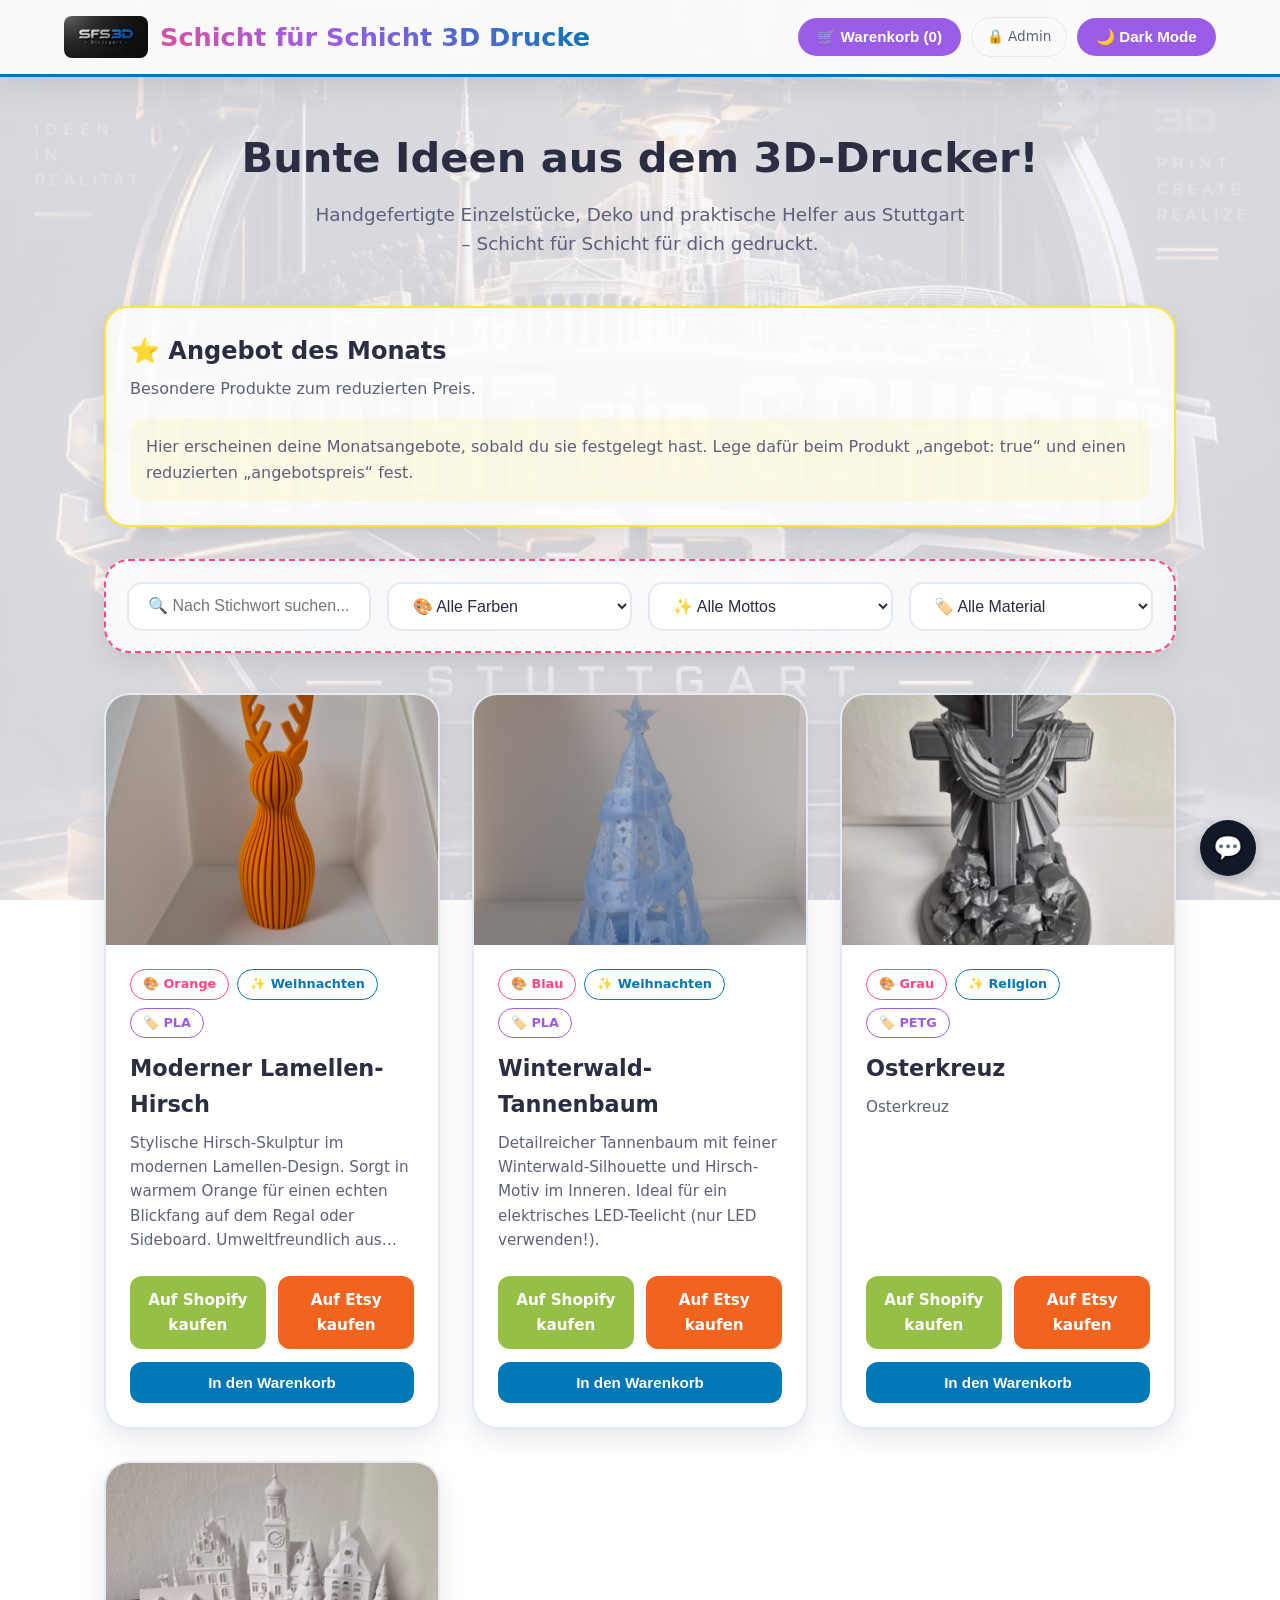
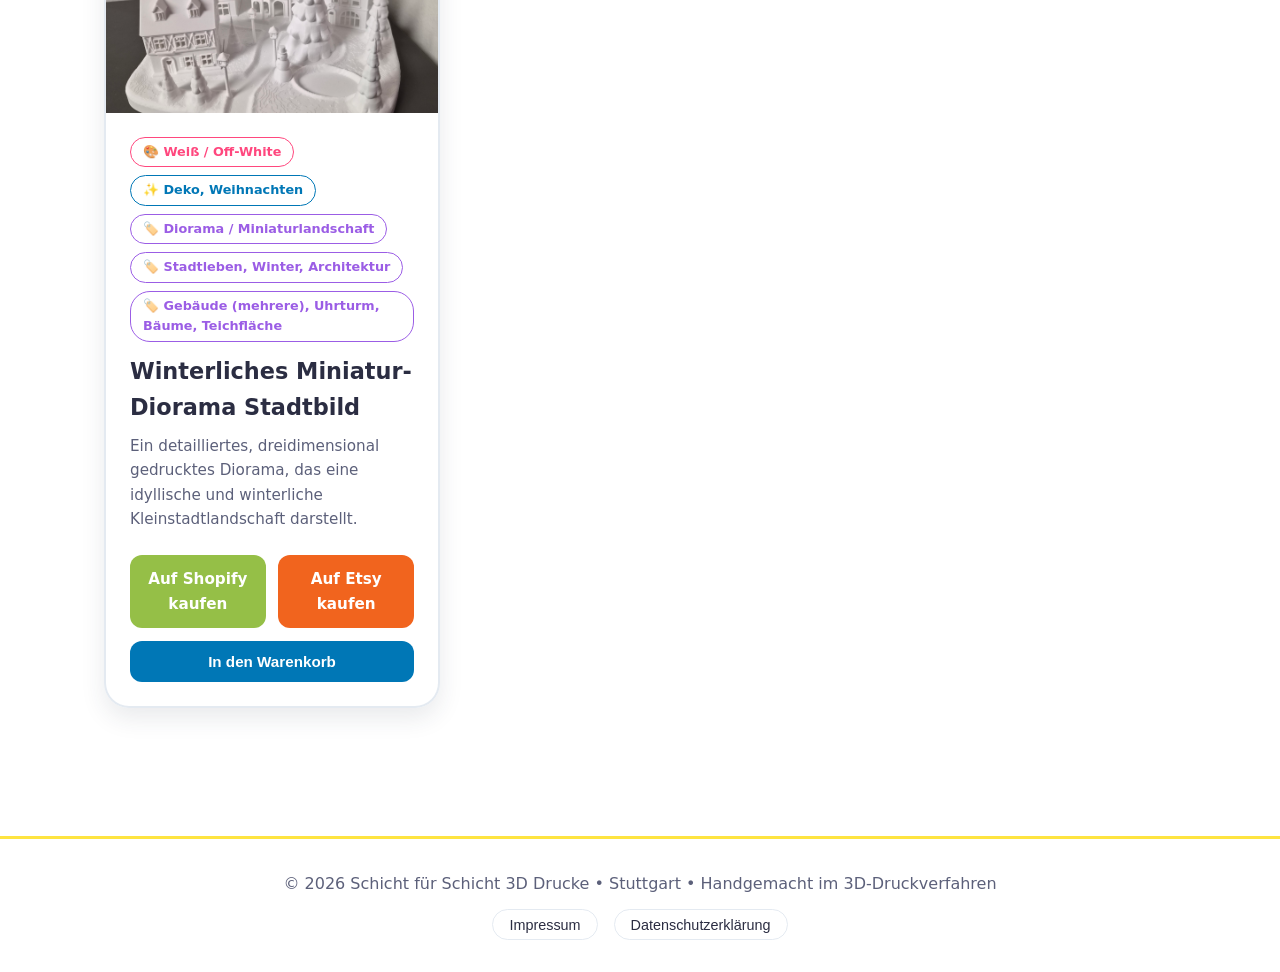
<file: index.html>
<!DOCTYPE html>
<html lang="de" data-theme="light">
<head>
    <meta charset="UTF-8">
    <meta name="viewport" content="width=device-width, initial-scale=1.0">
    <title>Schicht für Schicht 3D Drucke</title>
    <style>
        :root {
            --bg-overlay: rgba(248, 249, 255, 0.86);
            --card-bg: rgba(255, 255, 255, 0.85);
            --text-color: #2b2d42;
            --text-muted: #5c607a;
            --primary: #ff477e;
            --secondary: #0077b6;
            --accent: #fee440;
            --purple: #9b5de5;
            --border-color: rgba(226, 232, 240, 0.9);
            --shadow: 0 10px 25px rgba(43, 45, 66, 0.1);
        }

        [data-theme="dark"] {
            --bg-overlay: rgba(19, 17, 28, 0.85);
            --card-bg: rgba(30, 27, 46, 0.85);
            --text-color: #f8f9ff;
            --text-muted: #a9adc1;
            --primary: #ff5c8a;
            --secondary: #00f5d4;
            --accent: #fee440;
            --purple: #b5179e;
            --border-color: rgba(47, 43, 69, 0.9);
            --shadow: 0 10px 25px rgba(0, 0, 0, 0.45);
        }

        * { box-sizing: border-box; margin: 0; padding: 0; transition: background-color 0.3s ease, color 0.3s ease, transform 0.2s ease; }

        body {
            font-family: system-ui, -apple-system, 'Segoe UI', Roboto, Helvetica, Arial, sans-serif;
            color: var(--text-color);
            line-height: 1.6;
            min-height: 100vh;
            display: flex;
            flex-direction: column;
            background-image: linear-gradient(var(--bg-overlay), var(--bg-overlay)), url('icons/background.jpg');
            background-size: cover;
            background-position: center;
            background-attachment: fixed;
        }

        h1, h2, h3, .logo { font-family: 'Trebuchet MS', 'Comic Sans MS', system-ui, sans-serif; font-weight: 700; }

        header {
            background-color: var(--card-bg);
            backdrop-filter: blur(12px);
            -webkit-backdrop-filter: blur(12px);
            padding: 1rem 5%;
            display: flex;
            justify-content: space-between;
            align-items: center;
            border-bottom: 3px solid var(--secondary);
            position: sticky;
            top: 0;
            z-index: 100;
            box-shadow: var(--shadow);
        }

        .logo {
            display: flex;
            align-items: center;
            gap: 12px;
            font-size: 1.6rem;
            cursor: pointer;
            background: linear-gradient(45deg, var(--primary), var(--purple), var(--secondary));
            -webkit-background-clip: text;
            -webkit-text-fill-color: transparent;
        }

        .logo img { height: 42px; width: auto; border-radius: 8px; }
        .header-actions { display: flex; gap: 10px; align-items: center; }

        .theme-btn, .cart-button {
            background: var(--purple);
            color: white;
            border: none;
            padding: 0.6rem 1.2rem;
            border-radius: 50px;
            font-size: 0.95rem;
            font-weight: 700;
            cursor: pointer;
        }

        .theme-btn:hover, .cart-button:hover, .btn:hover, .footer-btn:hover { transform: translateY(-1px); }

        .admin-link {
            text-decoration: none;
            color: var(--text-muted);
            font-size: 0.85rem;
            padding: 0.5rem 0.9rem;
            border-radius: 50px;
            border: 1px solid var(--border-color);
        }

        .container { max-width: 1200px; width: 100%; margin: 0 auto 4rem; padding: 0 5%; flex-grow: 1; }

        .hero { text-align: center; padding: 3rem 5% 1.5rem; }
        .hero h1 { font-size: 2.6rem; margin-bottom: 0.5rem; }
        .hero p { font-size: 1.15rem; color: var(--text-muted); max-width: 650px; margin: 0 auto; }

        .filter-section {
            max-width: 1100px;
            margin: 1.5rem auto 2.5rem;
            padding: 1.3rem;
            background-color: var(--card-bg);
            backdrop-filter: blur(12px);
            border-radius: 25px;
            box-shadow: var(--shadow);
            border: 2px dashed var(--primary);
            display: flex;
            flex-wrap: wrap;
            gap: 1rem;
        }

        .filter-input, .filter-select {
            padding: 0.8rem 1.2rem;
            border-radius: 15px;
            border: 2px solid var(--border-color);
            background-color: var(--card-bg);
            color: var(--text-color);
            font-size: 1rem;
            min-width: 200px;
            flex: 1;
        }

        .product-grid { display: grid; grid-template-columns: repeat(auto-fill, minmax(300px, 1fr)); gap: 2rem; }

        .product-card {
            background-color: var(--card-bg);
            backdrop-filter: blur(12px);
            border-radius: 25px;
            overflow: hidden;
            box-shadow: var(--shadow);
            border: 2px solid var(--border-color);
            display: flex;
            flex-direction: column;
            cursor: pointer;
        }

        .product-card:hover { transform: translateY(-6px); border-color: var(--accent); }
        .product-image { width: 100%; height: 250px; object-fit: cover; }
        .product-content { padding: 1.5rem; display: flex; flex-direction: column; flex-grow: 1; }

        .tags { display: flex; gap: 0.5rem; margin-bottom: 0.8rem; flex-wrap: wrap; }
        .tag { font-size: 0.8rem; font-weight: 700; padding: 0.25rem 0.75rem; border-radius: 20px; color: var(--primary); border: 1px solid var(--primary); }
        .tag.motto { color: var(--secondary); border-color: var(--secondary); }
        .tag.extra { color: var(--purple); border-color: var(--purple); }

        .product-title { font-size: 1.4rem; margin-bottom: 0.5rem; }
        .product-desc {
            color: var(--text-muted);
            font-size: 0.95rem;
            margin-bottom: 1.5rem;
            display: -webkit-box;
            -webkit-line-clamp: 5;
            -webkit-box-orient: vertical;
            overflow: hidden;
            flex-grow: 1;
        }

        .shop-buttons { display: flex; gap: 0.8rem; margin-top: auto; flex-wrap: wrap; }
        .btn { flex: 1 1 120px; text-align: center; text-decoration: none; padding: 0.75rem; border-radius: 12px; font-weight: 700; font-size: 0.95rem; color: white; border: none; cursor: pointer; }
        .btn-shopify { background-color: #95bf47; }
        .btn-etsy { background-color: #f1641e; }
        .btn-cart { background-color: var(--secondary); }
        .btn-back { background-color: var(--purple); display: inline-block; margin-bottom: 1.5rem; padding: 0.6rem 1.4rem; }

        .detail-view {
            display: none;
            background-color: var(--card-bg);
            backdrop-filter: blur(14px);
            border-radius: 30px;
            padding: 2.5rem;
            margin-top: 2rem;
            box-shadow: var(--shadow);
            border: 2px solid var(--border-color);
        }

        .detail-grid { display: grid; grid-template-columns: 1fr 1fr; gap: 2.5rem; align-items: start; }
        .detail-image { width: 100%; max-height: 520px; object-fit: contain; border-radius: 20px; background: rgba(0,0,0,0.04); cursor: zoom-in; }
        .detail-specs { background: rgba(155, 93, 229, 0.08); padding: 1.2rem; border-radius: 16px; margin: 1.5rem 0; border-left: 4px solid var(--purple); }
        .detail-full-desc { white-space: pre-line; color: var(--text-muted); font-size: 1.05rem; margin-bottom: 1.5rem; }

        @media (max-width: 768px) {
            .detail-grid { grid-template-columns: 1fr; }
        }

        footer {
            text-align: center;
            padding: 2rem;
            background-color: var(--card-bg);
            backdrop-filter: blur(12px);
            border-top: 3px solid var(--accent);
            color: var(--text-muted);
        }

        .footer-links { margin-top: 0.8rem; display: flex; justify-content: center; gap: 1rem; flex-wrap: wrap; }
        .footer-btn {
            background: transparent;
            border: 1px solid var(--border-color);
            color: var(--text-color);
            padding: 0.4rem 1rem;
            border-radius: 20px;
            cursor: pointer;
            font-size: 0.9rem;
        }
        .footer-btn:hover { border-color: var(--primary); color: var(--primary); }

        .modal-backdrop {
            display: none;
            position: fixed;
            inset: 0;
            background: rgba(0, 0, 0, 0.65);
            z-index: 999;
            align-items: center;
            justify-content: center;
            padding: 1rem;
        }
        .modal-box {
            background-color: var(--card-bg);
            backdrop-filter: blur(16px);
            color: var(--text-color);
            max-width: 720px;
            width: 100%;
            max-height: 85vh;
            overflow-y: auto;
            border-radius: 25px;
            padding: 2rem;
            border: 2px solid var(--secondary);
            box-shadow: var(--shadow);
        }
        .modal-header { display: flex; justify-content: space-between; align-items: center; margin-bottom: 1rem; border-bottom: 1px solid var(--border-color); padding-bottom: 0.8rem; }
        .modal-close { background: var(--primary); color: white; border: none; border-radius: 50%; width: 34px; height: 34px; font-weight: bold; cursor: pointer; }
        .placeholder { background-color: #fef08a; color: #854d0e; padding: 1px 6px; border-radius: 4px; font-weight: 700; }

        .cart-box {
            max-width: 540px;
        }
        .cart-list {
            display: flex;
            flex-direction: column;
            gap: 0.9rem;
            margin-top: 1rem;
        }
        .cart-item {
            display: flex;
            justify-content: space-between;
            align-items: center;
            gap: 1rem;
            padding: 0.8rem 0.9rem;
            border: 1px solid var(--border-color);
            border-radius: 14px;
            background: rgba(255,255,255,0.03);
        }
        .cart-item-info {
            display: flex;
            flex-direction: column;
            gap: 0.2rem;
            flex: 1;
        }
        .cart-item-actions {
            display: flex;
            align-items: center;
            gap: 0.7rem;
        }
        .qty-badge {
            background: rgba(0, 119, 182, 0.12);
            color: var(--secondary);
            font-weight: 700;
            padding: 0.3rem 0.6rem;
            border-radius: 999px;
        }
        .remove-btn {
            background: rgba(255, 71, 126, 0.12);
            color: var(--primary);
            border: 1px solid var(--primary);
            border-radius: 10px;
            padding: 0.35rem 0.7rem;
            cursor: pointer;
            font-weight: 700;
        }
        .cart-summary {
            margin-top: 1.5rem;
            padding-top: 1rem;
            border-top: 1px solid var(--border-color);
            display: flex;
            justify-content: space-between;
            align-items: center;
            font-weight: 700;
        }
        .checkout-btn {
            display: block;
            width: 100%;
            margin-top: 1rem;
            text-align: center;
            background: linear-gradient(135deg, var(--primary), var(--purple));
            color: white;
            border: none;
            border-radius: 12px;
            padding: 0.9rem 1rem;
            font-weight: 700;
            cursor: pointer;
        }

        @media (max-width: 768px) {
            .detail-grid { grid-template-columns: 1fr; }
        }
    </style>
    <link rel="stylesheet" href="ai-berater.css">

</head>

<body>

    <header>
        <div class="logo" onclick="showOverview()">
            <img src="icons/sfs3d-logo.png" alt="SFS 3D Logo" onerror="this.style.display='none'">
            <span>Schicht für Schicht 3D Drucke</span>
        </div>
        <div class="header-actions">
            <button id="cartButton" class="cart-button" type="button" onclick="openCartModal()">🛒 Warenkorb (0)</button>
            <a href="admin/" class="admin-link">🔒 Admin</a>
            <button class="theme-btn" id="themeToggle">🌙 Dark Mode</button>
        </div>
    </header>

    <div id="overviewSection">
        <section class="hero">
            <h1>Bunte Ideen aus dem 3D-Drucker!</h1>
            <p>Handgefertigte Einzelstücke, Deko und praktische Helfer aus Stuttgart – Schicht für Schicht für dich gedruckt.</p>
        </section>

        <div class="container">
            <section class="filter-section" id="filterBar">
                <input type="text" id="searchInput" class="filter-input" placeholder="🔍 Nach Stichwort suchen...">
                <select id="colorFilter" class="filter-select">
                    <option value="alle">🎨 Alle Farben</option>
                </select>
                <select id="mottoFilter" class="filter-select">
                    <option value="alle">✨ Alle Mottos</option>
                </select>
            </section>

            <div class="product-grid" id="productGrid"></div>
        </div>
    </div>

    <div class="container">
        <div id="detailSection" class="detail-view">
            <button class="btn btn-back" onclick="showOverview()">← Zurück zur Übersicht</button>
            <div class="detail-grid" id="detailContent"></div>
        </div>
    </div>
<button id="ai-fab" class="ai-fab" aria-label="KI-Produktberater öffnen">💬</button>

<div id="ai-chat-window" class="ai-chat-window">
  <div class="ai-chat-header">
    <span><span id="ai-status-dot" class="ai-status-dot"></span>KI-Produktberater</span>
    <button id="ai-chat-close" style="background:none;border:none;color:#fff;cursor:pointer;font-size:18px;">✕</button>
  </div>
  <div id="ai-chat-messages" class="ai-chat-messages">
    <div class="ai-msg bot">Hallo! Wie kann ich dir bei der Produktauswahl helfen?</div>
  </div>
  <div class="ai-chat-input-area">
    <input type="text" id="ai-chat-input" placeholder="Frage zum Sortiment stellen...">
    <button id="ai-chat-send">Senden</button>
  </div>
</div>

    <footer>
        <p>© 2026 Schicht für Schicht 3D Drucke • Stuttgart • Handgemacht im 3D-Druckverfahren</p>
        <div class="footer-links">
            <button class="footer-btn" onclick="openModal('impressumModal')">Impressum</button>
            <button class="footer-btn" onclick="openModal('datenschutzModal')">Datenschutzerklärung</button>
        </div>
    </footer>

    <!-- IMPRESSUM MODAL -->
    <div id="impressumModal" class="modal-backdrop" onclick="closeModal('impressumModal')">
        <div class="modal-box" onclick="event.stopPropagation()">
            <div class="modal-header">
                <h2>Impressum</h2>
                <button class="modal-close" onclick="closeModal('impressumModal')">✕</button>
            </div>
            <p><strong>Angaben gemäß § 5 DDG:</strong><br>
            <span class="placeholder">[VORNAME NACHNAME]</span><br>
            <span class="placeholder">[UNTERNEHMENSNAME / ZUSATZ, z. B. Schicht für Schicht 3D Drucke]</span><br>
            <span class="placeholder">[STRASSE UND HAUSNUMMER]</span><br>
            <span class="placeholder">[PLZ]</span> Stuttgart</p><br>
            <p><strong>Kontakt:</strong><br>
            Telefon: <span class="placeholder">[TELEFONNUMMER]</span><br>
            E-Mail: <span class="placeholder">[E-MAIL-ADRESSE]</span></p><br>
            <p><strong>Umsatzsteuer:</strong><br>
            <span class="placeholder">[UMSATZSTEUER-ID oder: Gemäß § 19 UStG wird keine Umsatzsteuer berechnet.]</span></p><br>
            <p><strong>Verantwortlich für den Inhalt nach § 18 Abs. 2 MStV:</strong><br>
            <span class="placeholder">[VORNAME NACHNAME]</span>, Anschrift wie oben.</p><br>
            <p><strong>Hinweis zur Online-Streitbeilegung:</strong><br>
            Wir sind nicht bereit oder verpflichtet, an Streitbeilegungsverfahren vor einer Verbraucherschlichtungsstelle teilzunehmen.</p>
        </div>
    </div>

    <!-- DATENSCHUTZ MODAL -->
    <div id="datenschutzModal" class="modal-backdrop" onclick="closeModal('datenschutzModal')">
        <div class="modal-box" onclick="event.stopPropagation()">
            <div class="modal-header">
                <h2>Datenschutzerklärung</h2>
                <button class="modal-close" onclick="closeModal('datenschutzModal')">✕</button>
            </div>
            <p><strong>1. Datenschutz auf einen Blick</strong><br>
            Diese Website dient als Online-Katalog für unsere 3D-Druck-Produkte. Der eigentliche Kaufabschluss findet erst nach Weiterleitung auf den externen Plattformen Shopify oder Etsy statt.</p>[...]
            <p><strong>2. Verantwortliche Stelle</strong><br>
            <span class="placeholder">[VORNAME NACHNAME]</span>, <span class="placeholder">[STRASSE UND HAUSNUMMER]</span>, <span class="placeholder">[PLZ]</span> Stuttgart, E-Mail: <span class="place[...]
            <p><strong>3. Hosting (Netlify & GitHub)</strong><br>
            Diese Website wird über Netlify (Netlify, Inc., 512 2nd Street, Suite 200, San Francisco, CA 94107, USA) bereitgestellt. Beim Aufruf der Seiten erfasst der Hostinganbieter automatisch Ser[...]
            <p><strong>4. Lokale Speicherung (Dark/White Mode)</strong><br>
            Für die Speicherung Ihrer gewählten Farbansicht (Dark Mode / White Mode) nutzt diese Seite den lokalen Speicher Ihres Browsers (LocalStorage). Es werden keine Tracking-Cookies eingesetzt[...]
            <p><strong>5. Externe Links zu Shopify und Etsy</strong><br>
            Beim Klick auf einen Kauf-Button verlassen Sie unsere Website und werden zu unserem Shop auf Shopify (<span class="placeholder">[LINK ZU DEINEM SHOPIFY-SHOP]</span>) oder Etsy (<span class[...]
            <p><strong>6. Ihre Rechte</strong><br>
            Sie haben jederzeit das Recht auf unentgeltliche Auskunft, Berichtigung, Sperrung oder Löschung Ihrer gespeicherten personenbezogenen Daten sowie ein Beschwerderecht bei der zuständigen [...]
        </div>
    </div>

    <!-- WARENKORB MODAL -->
    <div id="cartModal" class="modal-backdrop" onclick="closeModal('cartModal')">
        <div class="modal-box cart-box" onclick="event.stopPropagation()">
            <div class="modal-header">
                <h2>🛒 Warenkorb</h2>
                <button class="modal-close" onclick="closeModal('cartModal')">✕</button>
            </div>
            <div id="cartItems" class="cart-list"></div>
            <div class="cart-summary">
                <span>Gesamt:</span>
                <span id="cartTotal">0,00 €</span>
            </div>
            <button class="checkout-btn" type="button" onclick="alert('Die Kasse ist noch nicht aktiviert. Bitte nutze die externen Shop-Links für den Kauf.')">Zur Kasse</button>
        </div>
    </div>

<script>
        let allProducts = [];
        let extraFilters = [];
        let cart = JSON.parse(localStorage.getItem('sfs-cart') || '[]');

        const themeToggle = document.getElementById('themeToggle');
        const htmlEl = document.documentElement;
        const savedTheme = localStorage.getItem('sfs-theme') || 'light';
        htmlEl.setAttribute('data-theme', savedTheme);
        themeToggle.textContent = savedTheme === 'dark' ? '☀️ White Mode' : '🌙 Dark Mode';

        themeToggle.addEventListener('click', () => {
            const next = htmlEl.getAttribute('data-theme') === 'light' ? 'dark' : 'light';
            htmlEl.setAttribute('data-theme', next);
            localStorage.setItem('sfs-theme', next);
            themeToggle.textContent = next === 'dark' ? '☀️ White Mode' : '🌙 Dark Mode';
        });

        function extractText(item, key) {
            if (typeof item === 'string') return item;
            if (item && typeof item === 'object' && item[key]) return item[key];
            return '';
        }
        
        function fixImagePath(path) {
            if (!path) return '';
            return path.startsWith('/') ? path.slice(1) : path;
        }

        function saveCart() {
            localStorage.setItem('sfs-cart', JSON.stringify(cart));
            updateCartUI();
        }

        function updateCartUI() {
            const cartButton = document.getElementById('cartButton');
            const totalItems = cart.reduce((sum, item) => sum + (Number(item.quantity) || 0), 0);
            if (cartButton) {
                cartButton.textContent = `🛒 Warenkorb (${totalItems})`;
            }
        }

        function addToCart(productId) {
            const product = allProducts.find(item => item.id === productId);
            if (!product) return;

            const existing = cart.find(item => item.id === productId);
            if (existing) {
                existing.quantity = (Number(existing.quantity) || 0) + 1;
            } else {
                cart.push({ id: productId, quantity: 1 });
            }

            saveCart();
            renderCart();
            openCartModal();
        }

        function removeFromCart(productId) {
            cart = cart.filter(item => item.id !== productId);
            saveCart();
            renderCart();
        }

        function renderCart() {
            const cartItems = document.getElementById('cartItems');
            const cartTotalEl = document.getElementById('cartTotal');

            if (!cartItems || !cartTotalEl) return;

            if (!cart.length) {
                cartItems.innerHTML = '<p>Dein Warenkorb ist leer.</p>';
                cartTotalEl.textContent = '0,00 €';
                return;
            }

            const total = cart.reduce((sum, item) => {
                const product = allProducts.find(p => p.id === item.id);
                if (!product) return sum;
                return sum + (Number(item.quantity) || 0) * (Number(product.preis) || 0);
            }, 0);

            cartItems.innerHTML = cart.map(item => {
                const product = allProducts.find(p => p.id === item.id);
                if (!product) return '';

                return `
                    <div class="cart-item">
                        <div class="cart-item-info">
                            <strong>${product.titel || 'Produkt'}</strong>
                            <span>${product.farbe ? 'Farbe: ' + product.farbe : ''}</span>
                            <span>${(Number(product.preis) || 0).toFixed(2).replace('.', ',')} €</span>
                        </div>
                        <div class="cart-item-actions">
                            <span class="qty-badge">x${Number(item.quantity) || 1}</span>
                            <button class="remove-btn" type="button" data-remove-id="${product.id}">Entfernen</button>
                        </div>
                    </div>
                `;
            }).join('');

            cartTotalEl.textContent = `${total.toFixed(2).replace('.', ',')} €`;
        }

        async function loadProducts() {
            const grid = document.getElementById('productGrid');
            try {
                const [prodRes, filterRes] = await Promise.all([
                    fetch('./produkte.json?t=' + Date.now()),
                    fetch('./filter.json?t=' + Date.now())
                ]);

                if (!prodRes.ok) throw new Error('produkte.json HTTP-Status ' + prodRes.status);
                if (!filterRes.ok) throw new Error('filter.json HTTP-Status ' + filterRes.status);

                const prodData = await prodRes.json();
                const filterData = await filterRes.json();

                allProducts = Array.isArray(prodData.produkte) ? prodData.produkte : [];
                extraFilters = Array.isArray(filterData.zusatzfilter) ? filterData.zusatzfilter : [];

                const savedColors = Array.isArray(filterData.farben) ? filterData.farben.map(c => extractText(c, 'farbe')) : [];
                const savedMottos = Array.isArray(filterData.mottos) ? filterData.mottos.map(m => extractText(m, 'motto')) : [];

                populateFilters(savedColors, savedMottos);
                renderProducts(allProducts);
                renderCart();
                updateCartUI();

                const hash = window.location.hash.replace('#produkt-', '');
                if (hash) {
                    const found = allProducts.find(p => p.id === hash);
                    if (found) showDetail(found);
                }
            } catch (e) {
                grid.innerHTML = `<div style="grid-column:1/-1; background:var(--card-bg); padding:2rem; border-radius:20px; border:2px solid var(--primary);">
                    <h3>⚠️ Daten konnten nicht geladen werden</h3>
                    <p style="margin-top:0.5rem;"><strong>Technischer Grund:</strong> ${e.message}</p>
                    <p style="margin-top:0.5rem; font-size:0.9rem;">Tipp: Prüfe unter <code>/produkte.json</code> und <code>/filter.json</code>, ob beide Dateien gültiges JSON enthalten.</p>
                </div>`;
            }
        }

        function populateFilters(savedColors, savedMottos) {
            const filterSection = document.getElementById('filterBar');
            const colorSel = document.getElementById('colorFilter');
            const mottoSel = document.getElementById('mottoFilter');

            const colors = [...new Set([...savedColors, ...allProducts.map(p => p.farbe)])].filter(Boolean);
            const mottos = [...new Set([...savedMottos, ...allProducts.map(p => p.motto)])].filter(Boolean);

            colorSel.innerHTML = '<option value="alle">🎨 Alle Farben</option>';
            mottoSel.innerHTML = '<option value="alle">✨ Alle Mottos</option>';

            colors.forEach(c => colorSel.innerHTML += `<option value="${c}">${c}</option>`);
            mottos.forEach(m => mottoSel.innerHTML += `<option value="${m}">${m}</option>`);

            document.querySelectorAll('.dynamic-filter').forEach(el => el.remove());

            extraFilters.forEach(filterGroup => {
                if (!filterGroup || !filterGroup.kategorie || !Array.isArray(filterGroup.werte)) return;
                const select = document.createElement('select');
                select.className = 'filter-select dynamic-filter';
                select.setAttribute('data-kategorie', filterGroup.kategorie);
                select.innerHTML = `<option value="alle">🏷️ Alle ${filterGroup.kategorie}</option>`;

                filterGroup.werte.forEach(w => {
                    const val = extractText(w, 'wert');
                    if (val) select.innerHTML += `<option value="${val}">${val}</option>`;
                });

                select.addEventListener('change', filterProducts);
                filterSection.appendChild(select);
            });
        }

        function renderProducts(list) {
            const grid = document.getElementById('productGrid');
            if (list.length === 0) {
                grid.innerHTML = '<p style="grid-column:1/-1; text-align:center; padding:2rem;">Keine passenden 3D-Drucke gefunden.</p>';
                return;
            }
            grid.innerHTML = list.map(p => {
                const extraTags = (p.eigenschaften || []).map(e => `<span class="tag extra">🏷️ ${e.wert}</span>`).join('');
                return `
                <article class="product-card" onclick="openProduct('${p.id}')">
                    <img src="${fixImagePath(p.bild)}" alt="${p.titel || ''}" class="product-image">
                    <div class="product-content">
                        <div class="tags">
                            ${p.farbe ? `<span class="tag">🎨 ${p.farbe}</span>` : ''}
                            ${p.motto ? `<span class="tag motto">✨ ${p.motto}</span>` : ''}
                            ${extraTags}
                        </div>
                        <h3 class="product-title">${p.titel || 'Unbenanntes Modell'}</h3>
                        <p class="product-desc">${p.kurzbeschreibung || ''}</p>
                        <div class="shop-buttons" onclick="event.stopPropagation()">
                            <a href="${p.shopify || '#'}" target="_blank" class="btn btn-shopify">Auf Shopify kaufen</a>
                            <a href="${p.etsy || '#'}" target="_blank" class="btn btn-etsy">Auf Etsy kaufen</a>
                            <button type="button" class="btn btn-cart" onclick="addToCart('${p.id}')">In den Warenkorb</button>
                        </div>
                    </div>
                </article>
            `}).join('');
        }

        function filterProducts() {
            const term = document.getElementById('searchInput').value.toLowerCase();
            const color = document.getElementById('colorFilter').value;
            const motto = document.getElementById('mottoFilter').value;
            const dynamicSelects = document.querySelectorAll('.dynamic-filter');

            const filtered = allProducts.filter(p => {
                const titel = (p.titel || '').toLowerCase();
                const desc = (p.kurzbeschreibung || '').toLowerCase();
                const matchText = titel.includes(term) || desc.includes(term);
                const matchColor = color === 'alle' || p.farbe === color;
                const matchMotto = motto === 'alle' || p.motto === motto;

                let matchExtra = true;
                dynamicSelects.forEach(sel => {
                    const selectedVal = sel.value;
                    if (selectedVal !== 'alle') {
                        const kat = sel.getAttribute('data-kategorie');
                        const props = p.eigenschaften || [];
                        const hasMatch = props.some(item => item.kategorie === kat && item.wert === selectedVal);
                        if (!hasMatch) matchExtra = false;
                    }
                });

                return matchText && matchColor && matchMotto && matchExtra;
            });
            renderProducts(filtered);
        }

        function openProduct(id) {
            const prod = allProducts.find(p => p.id === id);
            if (!prod) return;
            window.location.hash = 'produkt-' + id;
            showDetail(prod);
        }

        function showDetail(p) {
            document.getElementById('overviewSection').style.display = 'none';
            const detailSec = document.getElementById('detailSection');
            detailSec.style.display = 'block';
            window.scrollTo(0, 0);

            const extraTags = (p.eigenschaften || []).map(e => `<span class="tag extra">🏷️ ${e.kategorie}: ${e.wert}</span>`).join('');

            document.getElementById('detailContent').innerHTML = `
                <div>
                    <img src="${fixImagePath(p.bild)}" alt="${p.titel || ''}" class="detail-image" onclick="window.open('${p.bild || ''}', '_blank')" title="Klicken für volle Bildgröße">
                </div>
                <div>
                    <div class="tags">
                        ${p.farbe ? `<span class="tag">🎨 ${p.farbe}</span>` : ''}
                        ${p.motto ? `<span class="tag motto">✨ ${p.motto}</span>` : ''}
                        ${extraTags}
                    </div>
                    <h1 style="font-size: 2.2rem; margin-bottom: 1rem;">${p.titel || ''}</h1>
                    <p class="detail-full-desc">${p.beschreibung || ''}</p>
                    <div class="detail-specs">
                        <p><strong>📏 Maße:</strong> ${p.masse || 'Auf Anfrage'}</p>
                        <p><strong>🧵 Material:</strong> ${p.material || 'PLA'}</p>
                        <p><strong>📍 Herstellung:</strong> 3D-Druck aus Stuttgart</p>
                    </div>
                    <div class="shop-buttons">
                        <a href="${p.shopify || '#'}" target="_blank" class="btn btn-shopify">Jetzt auf Shopify kaufen</a>
                        <a href="${p.etsy || '#'}" target="_blank" class="btn btn-etsy">Jetzt auf Etsy kaufen</a>
                        <button type="button" class="btn btn-cart" onclick="addToCart('${p.id}')">In den Warenkorb</button>
                    </div>
                </div>
            `;
        }

        function showOverview() {
            history.pushState("", document.title, window.location.pathname + window.location.search);
            document.getElementById('detailSection').style.display = 'none';
            document.getElementById('overviewSection').style.display = 'block';
        }

        document.getElementById('searchInput').addEventListener('input', filterProducts);
        document.getElementById('colorFilter').addEventListener('change', filterProducts);
        document.getElementById('mottoFilter').addEventListener('change', filterProducts);

        window.addEventListener('popstate', () => {
            const hash = window.location.hash.replace('#produkt-', '');
            if (hash) {
                const found = allProducts.find(p => p.id === hash);
                if (found) {
                    showDetail(found);
                    return;
                }
            }
            document.getElementById('detailSection').style.display = 'none';
            document.getElementById('overviewSection').style.display = 'block';
        });

        function openModal(id) {
            const modal = document.getElementById(id);
            if (modal) {
                modal.style.display = 'flex';
            }
        }

        function closeModal(id) {
            const modal = document.getElementById(id);
            if (modal) {
                modal.style.display = 'none';
            }
        }

        function openCartModal() {
            openModal('cartModal');
            renderCart();
        }

        document.getElementById('cartItems').addEventListener('click', (event) => {
            const button = event.target.closest('[data-remove-id]');
            if (!button) return;
            removeFromCart(button.getAttribute('data-remove-id'));
        });

        loadProducts();
    </script>
    <script src="homepage-katalog.js"></script>
    <script src="warenkorb-empfehlungen.js"></script>
    <script src="ai-berater.js"></script>
</body>
</html>
</file>
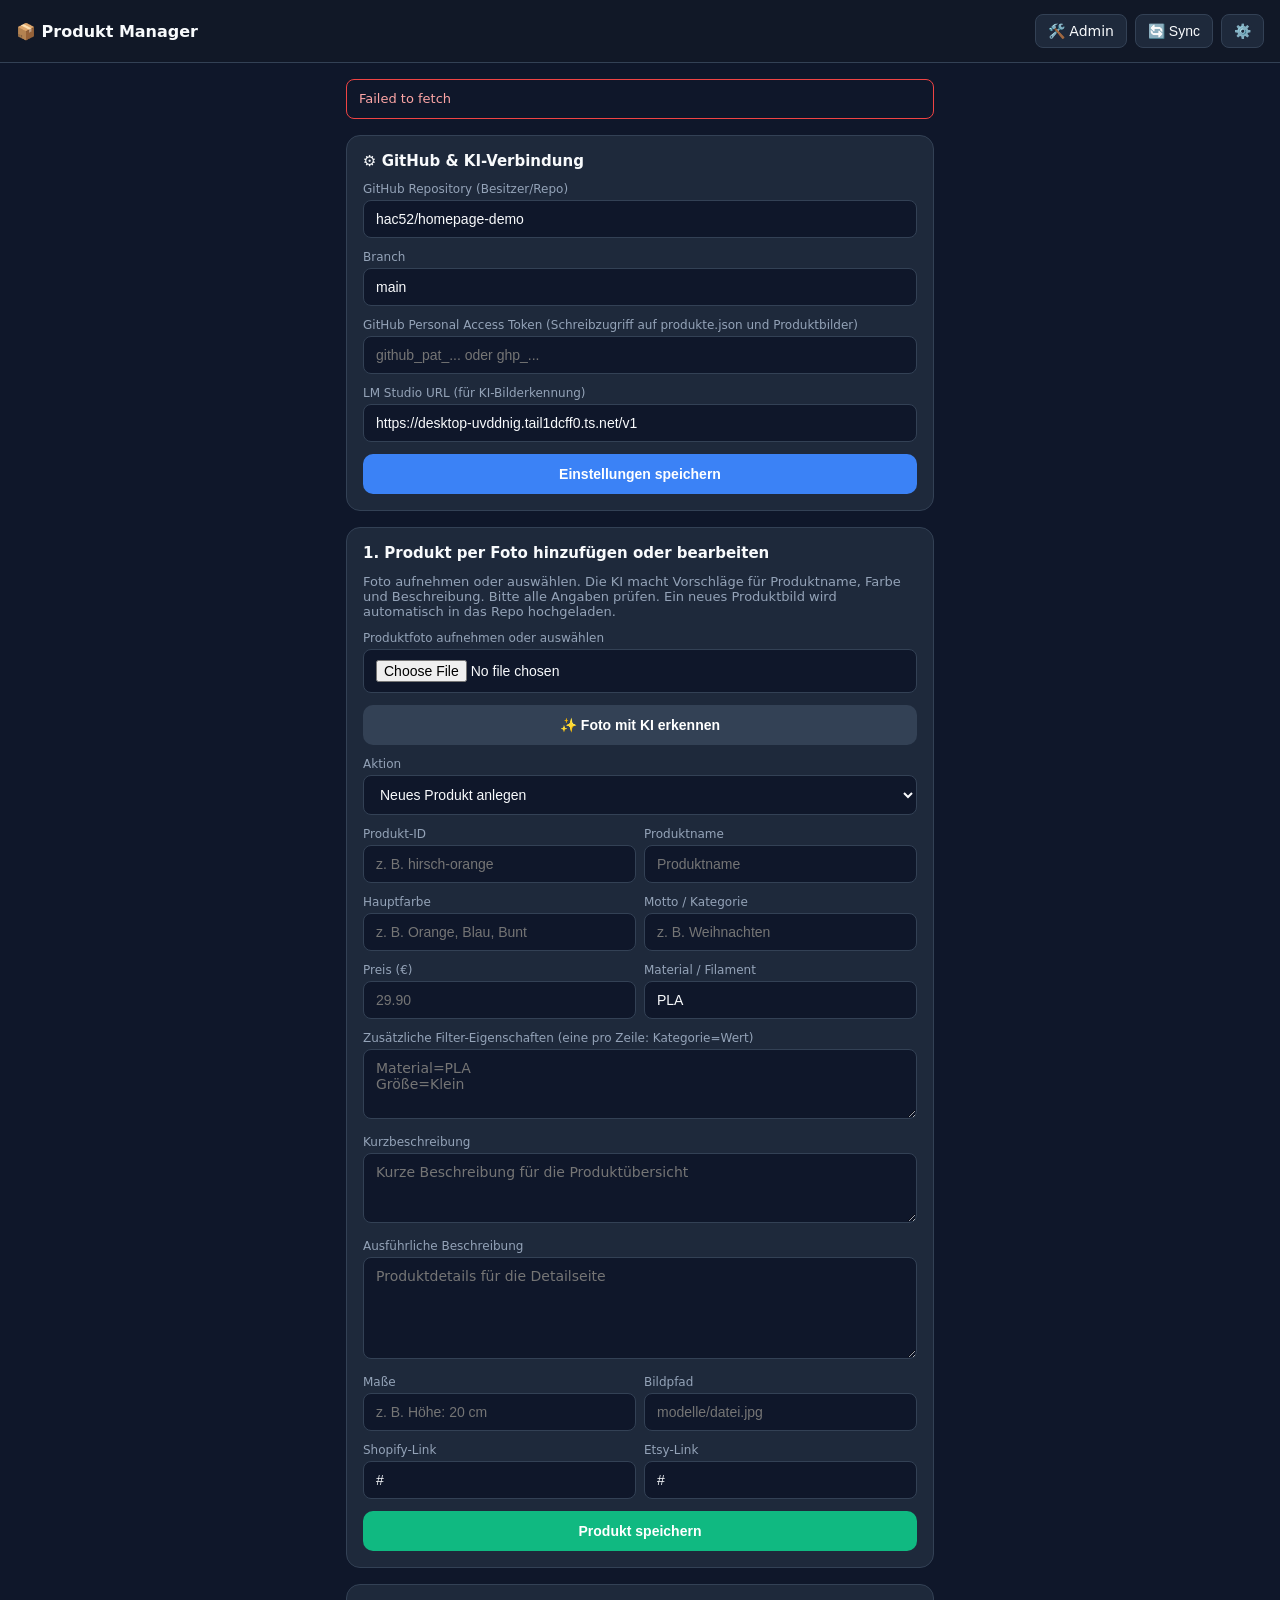
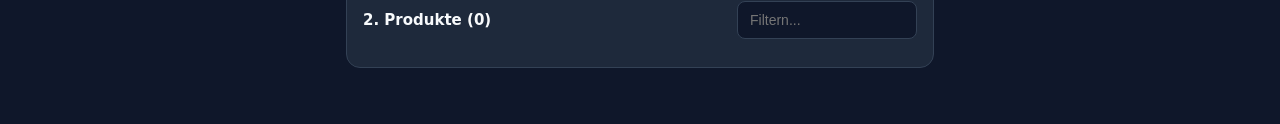
<file: admin/produkt_manager.html>
<!doctype html>
<html lang="de">
<head>
  <meta charset="utf-8" />
  <meta name="viewport" content="width=device-width, initial-scale=1.0, maximum-scale=1.0, user-scalable=no" />
  <meta name="theme-color" content="#111827" />
  <meta name="mobile-web-app-capable" content="yes" />
  <meta name="apple-mobile-web-app-capable" content="yes" />
  <meta name="apple-mobile-web-app-status-bar-style" content="black-translucent" />
  <title>Produkt Manager – Schicht für Schicht 3D</title>
  <link rel="manifest" id="pwa-manifest" />
  <style>
    :root { --bg:#0f172a; --card:#1e293b; --border:#334155; --text:#f8fafc; --muted:#94a3b8; --primary:#3b82f6; --success:#10b981; --danger:#ef4444; }
    * { box-sizing:border-box; margin:0; padding:0; }
    body { font-family:system-ui,-apple-system,sans-serif; background:var(--bg); color:var(--text); min-height:100vh; padding-bottom:40px; }
    header { background:#111827; padding:14px 16px; display:flex; justify-content:space-between; align-items:center; gap:8px; border-bottom:1px solid var(--border); position:sticky; top:0; z-index:100; }
    header h1 { font-size:16px; font-weight:700; }
    .icon-btn { background:var(--card); color:var(--text); border:1px solid var(--border); border-radius:8px; padding:8px 12px; font-size:14px; cursor:pointer; text-decoration:none; white-space:nowrap; }
    .container { max-width:620px; margin:0 auto; padding:16px; display:flex; flex-direction:column; gap:16px; }
    .card { background:var(--card); border:1px solid var(--border); border-radius:14px; padding:16px; display:flex; flex-direction:column; gap:12px; }
    .card h2 { font-size:15px; font-weight:600; }
    .btn { border:none; border-radius:10px; padding:12px 16px; font-size:14px; font-weight:600; cursor:pointer; display:inline-flex; align-items:center; justify-content:center; gap:8px; color:#fff; }
    .btn:disabled { opacity:.5; cursor:not-allowed; }
    .btn-primary { background:var(--primary); } .btn-success { background:var(--success); } .btn-danger { background:var(--danger); } .btn-secondary { background:#334155; }
    .row { display:flex; gap:8px; align-items:center; } .row > * { flex:1; min-width:0; }
    input,select,textarea { width:100%; background:#0f172a; color:var(--text); border:1px solid var(--border); border-radius:8px; padding:10px 12px; font-size:14px; }
    textarea { resize:vertical; min-height:70px; font-family:inherit; }
    label { font-size:12px; color:var(--muted); display:block; margin-bottom:4px; }
    .status-banner { padding:10px 12px; border-radius:8px; font-size:13px; background:#0f172a; border:1px solid var(--border); color:var(--muted); line-height:1.4; }
    .status-banner.ok { border-color:var(--success); color:#6ee7b7; } .status-banner.err { border-color:var(--danger); color:#fca5a5; }
    .product-item { background:#0f172a; border:1px solid var(--border); border-radius:10px; padding:10px; display:flex; align-items:center; gap:10px; }
    .product-thumb { width:54px; height:54px; flex-shrink:0; object-fit:cover; border-radius:8px; background:#1e293b; }
    .product-info { flex:1; min-width:0; } .product-title { font-size:14px; font-weight:600; white-space:nowrap; overflow:hidden; text-overflow:ellipsis; }
    .product-meta { font-size:12px; color:var(--muted); margin-top:3px; }
    .small-btn { border:1px solid var(--border); border-radius:8px; background:var(--card); color:#fff; padding:8px 10px; cursor:pointer; }
    #photo-preview { width:100%; max-height:260px; object-fit:contain; border-radius:10px; background:#0f172a; }
    .hidden { display:none !important; }
    @media (max-width:420px) { header { flex-wrap:wrap; } .icon-btn { padding:7px 9px; font-size:12px; } }
  </style>
</head>
<body>
<header>
  <h1>📦 Produkt Manager</h1>
  <div style="display:flex;gap:8px;">
    <a href="./index.html" class="icon-btn" title="Zurück zum Admin-Panel">🛠️ Admin</a>
    <button class="icon-btn" id="btn-sync" title="Mit GitHub synchronisieren">🔄 Sync</button>
    <button class="icon-btn" id="btn-settings" title="Einstellungen">⚙️</button>
  </div>
</header>
<div class="container">
  <div id="global-status" class="status-banner">Lade Produkte...</div>

  <div id="settings-card" class="card hidden">
    <h2>⚙️ GitHub & KI-Verbindung</h2>
    <div><label>GitHub Repository (Besitzer/Repo)</label><input id="cfg-repo" value="hac52/homepage-demo" /></div>
    <div><label>Branch</label><input id="cfg-branch" value="main" /></div>
    <div><label>GitHub Personal Access Token (Schreibzugriff auf produkte.json und Produktbilder)</label><input type="password" id="cfg-token" placeholder="github_pat_... oder ghp_..." autocomplete="off" /></div>
    <div><label>LM Studio URL (für KI-Bilderkennung)</label><input id="cfg-ai-url" value="https://desktop-uvddnig.tail1dcff0.ts.net/v1" /></div>
    <button class="btn btn-primary" id="btn-save-settings">Einstellungen speichern</button>
  </div>

  <div class="card" id="product-card">
    <h2>1. Produkt per Foto hinzufügen oder bearbeiten</h2>
    <p style="font-size:13px;color:var(--muted);">Foto aufnehmen oder auswählen. Die KI macht Vorschläge für Produktname, Farbe und Beschreibung. Bitte alle Angaben prüfen. Ein neues Produktbild wird automatisch in das Repo hochgeladen.</p>
    <div><label>Produktfoto aufnehmen oder auswählen</label><input type="file" id="product-photo" accept="image/*" capture="environment" /></div>
    <img id="photo-preview" class="hidden" alt="Vorschau des Produktfotos" />
    <button type="button" class="btn btn-secondary" id="btn-analyze-photo">✨ Foto mit KI erkennen</button>
    <div><label>Aktion</label><select id="product-target"><option value="new">Neues Produkt anlegen</option></select></div>
    <div class="row">
      <div><label>Produkt-ID</label><input id="product-id" placeholder="z. B. hirsch-orange" /></div>
      <div><label>Produktname</label><input id="product-title" placeholder="Produktname" /></div>
    </div>
    <div class="row">
      <div><label>Hauptfarbe</label><input id="product-color" placeholder="z. B. Orange, Blau, Bunt" /></div>
      <div><label>Motto / Kategorie</label><input id="product-motto" placeholder="z. B. Weihnachten" /></div>
    </div>
    <div class="row">
      <div><label>Preis (€)</label><input id="product-price" type="number" min="0" step="0.01" placeholder="29.90" /></div>
      <div><label>Material / Filament</label><input id="product-material" value="PLA" placeholder="PLA" /></div>
    </div>
    <div><label>Zusätzliche Filter-Eigenschaften (eine pro Zeile: Kategorie=Wert)</label><textarea id="product-properties" placeholder="Material=PLA&#10;Größe=Klein"></textarea></div>
    <div><label>Kurzbeschreibung</label><textarea id="product-short" placeholder="Kurze Beschreibung für die Produktübersicht"></textarea></div>
    <div><label>Ausführliche Beschreibung</label><textarea id="product-description" rows="5" placeholder="Produktdetails für die Detailseite"></textarea></div>
    <div class="row">
      <div><label>Maße</label><input id="product-size" placeholder="z. B. Höhe: 20 cm" /></div>
      <div><label>Bildpfad</label><input id="product-image-path" placeholder="modelle/datei.jpg" /></div>
    </div>
    <div class="row"><div><label>Shopify-Link</label><input id="product-shopify" value="#" /></div><div><label>Etsy-Link</label><input id="product-etsy" value="#" /></div></div>
    <div class="row"><button type="button" class="btn btn-success" id="btn-save-product">Produkt speichern</button><button type="button" class="btn btn-secondary hidden" id="btn-cancel-edit">Abbrechen</button></div>
  </div>

  <div class="card">
    <div style="display:flex;justify-content:space-between;align-items:center;gap:8px;">
      <h2>2. Produkte (<span id="product-count">0</span>)</h2>
      <input id="search-list" placeholder="Filtern..." style="max-width:180px;" />
    </div>
    <div id="product-list" style="display:flex;flex-direction:column;gap:8px;"></div>
  </div>
</div>

<script>
  const manifestObj={name:"Produkt Manager – Schicht für Schicht 3D",short_name:"Produkt-Manager",start_url:"./admin/produkt_manager.html",display:"standalone",background_color:"#0f172a",theme_color:"#111827"};
  document.getElementById("pwa-manifest").setAttribute("href","data:application/manifest+json;charset=utf-8,"+encodeURIComponent(JSON.stringify(manifestObj)));
  const $=(id)=>document.getElementById(id);
  let produkte=[],fileSha=null,editingIndex=-1,previewUrl="";

  const setStatus=(message,type="")=>{
    const el=$("global-status");
    el.textContent=message;
    el.className="status-banner "+type;
  };

  function getConfig(){
    return {
      repo: localStorage.getItem("sfs_gh_repo") || "hac52/homepage-demo",
      branch: localStorage.getItem("sfs_gh_branch") || "main",
      token: localStorage.getItem("sfs_gh_token") || "",
      aiUrl: localStorage.getItem("sfs_ai_url") || "https://desktop-uvddnig.tail1dcff0.ts.net/v1"
    };
  }

  function loadSettingsUI(){
    const c=getConfig();
    $("cfg-repo").value=c.repo;
    $("cfg-branch").value=c.branch;
    $("cfg-token").value=c.token;
    $("cfg-ai-url").value=c.aiUrl;
    if(!c.token){ $("settings-card").classList.remove("hidden"); }
  }

  $("btn-settings").addEventListener("click",()=>$("settings-card").classList.toggle("hidden"));
  $("btn-save-settings").addEventListener("click",()=>{
    localStorage.setItem("sfs_gh_repo", $("cfg-repo").value.trim());
    localStorage.setItem("sfs_gh_branch", $("cfg-branch").value.trim());
    localStorage.setItem("sfs_gh_token", $("cfg-token").value.trim());
    localStorage.setItem("sfs_ai_url", $("cfg-ai-url").value.trim());
    $("settings-card").classList.add("hidden");
    setStatus("Einstellungen gespeichert.", "ok");
  });

  function encodeBase64Utf8(text){ return btoa(unescape(encodeURIComponent(text))); }
  function decodeBase64Utf8(text){ return decodeURIComponent(escape(atob((text||"").replace(/\n/g,"")))); }

  async function loadProductsFromGitHub(){
    const c=getConfig();
    setStatus("Lade produkte.json...");
    try {
      let data;
      if(c.token){
        const r=await fetch(`https://api.github.com/repos/${c.repo}/contents/produkte.json?ref=${encodeURIComponent(c.branch)}`, {
          headers: { "Authorization": `token ${c.token}`, "Accept": "application/vnd.github.v3+json" }
        });
        if(!r.ok) throw new Error(`GitHub konnte produkte.json nicht laden (${r.status})`);
        const j=await r.json();
        fileSha=j.sha;
        data=JSON.parse(decodeBase64Utf8(j.content));
      } else {
        const r=await fetch(`https://raw.githubusercontent.com/${c.repo}/${c.branch}/produkte.json?t=${Date.now()}`);
        if(!r.ok) throw new Error(`produkte.json nicht erreichbar (${r.status})`);
        data=await r.json();
      }
      produkte=Array.isArray(data.produkte)?data.produkte:[];
      renderProducts();
      setStatus("Produkte geladen.", "ok");
    } catch (error) {
      console.error(error);
      setStatus(error.message || "Fehler beim Laden der Produkte.", "err");
    }
  }

  async function saveProductsToGitHub(message){
    const c=getConfig();
    if(!c.token){
      $("settings-card").classList.remove("hidden");
      setStatus("Speichern fehlgeschlagen: Bitte zuerst GitHub-Token eintragen.", "err");
      return;
    }

    try {
      const payload={ produkte: produkte };
      const content=JSON.stringify(payload,null,2);
      const r=await fetch(`https://api.github.com/repos/${c.repo}/contents/produkte.json`, {
        method:"PUT",
        headers:{
          "Authorization": `token ${c.token}`,
          "Accept": "application/vnd.github.v3+json",
          "Content-Type": "application/json"
        },
        body: JSON.stringify({
          message: message || "Produkte aktualisiert",
          branch: c.branch,
          sha: fileSha || undefined,
          content: encodeBase64Utf8(content)
        })
      });
      if(!r.ok){
        const errText=await r.text();
        throw new Error(`GitHub konnte Datei nicht speichern (${r.status}): ${errText}`);
      }
      const updated=await r.json();
      fileSha=updated.content && updated.content.sha ? updated.content.sha : fileSha;
      setStatus("Produkte erfolgreich gespeichert.", "ok");
    } catch (error) {
      console.error(error);
      setStatus(error.message || "Fehler beim Speichern.", "err");
    }
  }

  async function uploadProductImage(file,productId){
    const c=getConfig();
    if(!c.token) throw new Error("Zum Hochladen eines Produktbildes wird ein GitHub-Token benötigt.");
    const extension=(file.name.split(".").pop()||"jpg").toLowerCase();
    const cleanId=(productId||"produkt").toLowerCase().replace(/[^a-z0-9-]+/g,"-").replace(/-+/g,"-").replace(/^-|-$/g,"") || "produkt";
    const path=`modelle/${cleanId}-${Date.now()}.${extension}`;
    const dataUrl=await imageAsDataUrl(file);
    const base64 = dataUrl.split(",")[1];
    const r=await fetch(`https://api.github.com/repos/${c.repo}/contents/${path}`, {
      method:"PUT",
      headers:{
        "Authorization": `token ${c.token}`,
        "Accept": "application/vnd.github.v3+json",
        "Content-Type": "application/json"
      },
      body: JSON.stringify({
        message: `Bild für ${productId} hochgeladen`,
        branch: c.branch,
        content: base64
      })
    });
    if(!r.ok){
      const err=await r.text();
      throw new Error(`Bildupload fehlgeschlagen (${r.status}): ${err}`);
    }
    return path;
  }

  function parseProperties(text){
    return text.split("\n").map(line=>line.trim()).filter(Boolean).map(line=>{
      const sep=line.indexOf("=");
      if(sep<1) throw new Error(`Eigenschaft „${line}“ bitte als Kategorie=Wert eingeben.`);
      const kategorie=line.slice(0,sep).trim();
      const wert=line.slice(sep+1).trim();
      if(!kategorie || !wert) throw new Error(`Eigenschaft „${line}“ ist unvollständig.`);
      return { kategorie, wert };
    });
  }

  function propertiesToText(items){
    return Array.isArray(items) ? items.map(item => `${item?.kategorie || ""}=${item?.wert || ""}`).join("\n") : "";
  }

  function formatPrice(value){
    if(value === "" || value === null || value === undefined) return "Preis offen";
    const num=Number(value);
    if(Number.isNaN(num)) return "Preis offen";
    return `${num.toFixed(2).replace(".",",")} €`;
  }

  function renderProducts(){
    const list=$("product-list");
    const target=$("product-target");
    const filter=$("search-list").value.toLowerCase();
    const selected=target.value;
    $("product-count").textContent=String(produkte.length);

    const filtered=produkte.filter((p)=>{
      const hay = `${p?.id || ""} ${p?.titel || ""} ${p?.farbe || ""} ${p?.motto || ""}`.toLowerCase();
      return hay.includes(filter);
    });

    list.innerHTML = filtered.map((product, index) => {
      const realIndex = produkte.findIndex(item => item.id === product.id);
      const imgSrc = product.bild ? `https://raw.githubusercontent.com/${getConfig().repo}/${getConfig().branch}/${product.bild}` : "";
      return `
        <div class="product-item">
          <img class="product-thumb" src="${imgSrc}" alt="${product.titel || product.id || 'Produkt'}" onerror="this.style.display='none'" />
          <div class="product-info">
            <div class="product-title">${product.titel || product.id || "Unbenannt"}</div>
            <div class="product-meta">${product.farbe || "-"} • ${formatPrice(product.preis)}</div>
          </div>
          <div style="display:flex;gap:6px;">
            <button class="small-btn" type="button" data-edit="${realIndex}">Bearbeiten</button>
            <button class="small-btn" type="button" data-delete="${realIndex}">Löschen</button>
          </div>
        </div>
      `;
    }).join("") || "<div class='status-banner'>Keine Produkte gefunden.</div>";

    target.innerHTML = '<option value="new">Neues Produkt anlegen</option>' + produkte.map((p,index)=>`<option value="${index}">${p.titel || p.id || "Unbenannt"}</option>`).join("");
    if(selected === "new" || !Array.from(target.options).some(opt => opt.value === selected)) {
      target.value = "new";
    } else {
      target.value = selected;
    }

    list.querySelectorAll("[data-edit]").forEach(btn => {
      btn.addEventListener("click",()=>{
        const idx = Number(btn.getAttribute("data-edit"));
        loadProductForEdit(idx);
      });
    });

    list.querySelectorAll("[data-delete]").forEach(btn => {
      btn.addEventListener("click",()=>{
        const idx = Number(btn.getAttribute("data-delete"));
        deleteProduct(idx);
      });
    });
  }

  function loadProductForEdit(i){
    const p=produkte[i];
    if(!p) return;
    editingIndex=i;
    $("product-target").value=String(i);
    $("product-id").value=p.id||"";
    $("product-title").value=p.titel||"";
    $("product-color").value=p.farbe||"";
    $("product-motto").value=p.motto||"";
    $("product-price").value = p.preis !== undefined && p.preis !== null && p.preis !== "" ? Number(p.preis) : "";
    $("product-properties").value=propertiesToText(p.eigenschaften||[]);
    $("product-short").value=p.kurzbeschreibung||"";
    $("product-description").value=p.beschreibung||"";
    $("product-size").value=p.masse||"";
    $("product-material").value=p.material||"PLA";
    $("product-image-path").value=p.bild||"";
    $("product-shopify").value=p.shopify || "#";
    $("product-etsy").value=p.etsy || "#";
    $("btn-cancel-edit").classList.remove("hidden");
    setStatus(`Produkt „${p.titel || p.id || "Unbenannt"}“ wird bearbeitet.`, "ok");
  }

  function resetForm(){
    editingIndex=-1;
    $("product-target").value="new";
    ["product-id","product-title","product-color","product-motto","product-price","product-properties","product-short","product-description","product-size","product-material","product-image-path","product-shopify","product-etsy"].forEach(id => {
      const el=$(id);
      el.value = id==="product-material" ? "PLA" : id==="product-shopify" || id==="product-etsy" ? "#" : "";
    });
    $("btn-cancel-edit").classList.add("hidden");
    $("photo-preview").classList.add("hidden");
    $("photo-preview").src="";
    $("product-photo").value="";
    if(previewUrl){ URL.revokeObjectURL(previewUrl); previewUrl=""; }
  }

  async function deleteProduct(index){
    const product=produkte[index];
    if(!product) return;
    const title=product.titel||product.id||"Unbenannt";
    if(!window.confirm(`Soll das Produkt „${title}“ wirklich gelöscht werden?`)) return;
    produkte.splice(index,1);
    await saveProductsToGitHub(`Produkt ${title} gelöscht`);
    renderProducts();
    resetForm();
  }

  $("product-target").addEventListener("change",()=>{
    const v=$("product-target").value;
    if(v === "new") resetForm();
    else loadProductForEdit(Number(v));
  });
  $("btn-cancel-edit").addEventListener("click",resetForm);

  $("product-photo").addEventListener("change",()=>{
    const file=$("product-photo").files?.[0];
    const preview=$("photo-preview");
    if(previewUrl){ URL.revokeObjectURL(previewUrl); previewUrl=""; }
    if(!file){
      preview.classList.add("hidden");
      preview.src="";
      return;
    }
    previewUrl=URL.createObjectURL(file);
    preview.src=previewUrl;
    preview.classList.remove("hidden");
  });

  function imageAsDataUrl(file){
    return new Promise((resolve,reject)=>{
      const reader=new FileReader();
      reader.onerror=()=>reject(new Error("Foto konnte nicht gelesen werden."));
      reader.onload=()=>resolve(String(reader.result));
      reader.readAsDataURL(file);
    });
  }

  $("btn-analyze-photo").addEventListener("click",async()=>{
    const file=$("product-photo").files?.[0];
    if(!file){
      setStatus("Bitte zuerst ein Produktfoto aufnehmen oder auswählen.", "err");
      return;
    }

    const prompt = "Erkenne aus diesem Produktfoto den Produktnamen, die Hauptfarbe und eine kurze Produktbeschreibung auf Deutsch. Gib nur ein JSON mit den Feldern title, color, description.";
    const reader = new FileReader();
    reader.onload = async () => {
      const dataUrl = String(reader.result);
      const base64 = dataUrl.split(",")[1];
      try {
        const res = await fetch(`${getConfig().aiUrl}/chat/completions`, {
          method: "POST",
          headers: { "Content-Type": "application/json" },
          body: JSON.stringify({
            model: "local-model",
            messages: [
              { role: "system", content: "Du analysierst Produktfotos und gibst ausschließlich JSON zurück." },
              { role: "user", content: [
                { type: "text", text: prompt },
                { type: "image_url", image_url: { url: dataUrl } }
              ] }
            ],
            temperature: 0.2
          })
        });
        if(!res.ok) throw new Error(`KI-Analyse fehlgeschlagen (${res.status})`);
        const json = await res.json();
        const text = json.choices?.[0]?.message?.content || "";
        let parsed = {};
        try { parsed = JSON.parse(text); } catch { parsed = { title: text }; }
        if(parsed.title) $("product-title").value = parsed.title;
        if(parsed.color) $("product-color").value = parsed.color;
        if(parsed.description) $("product-description").value = parsed.description;
        setStatus("Foto wurde mit KI analysiert.", "ok");
      } catch (error) {
        console.error(error);
        setStatus(error.message || "KI-Analyse fehlgeschlagen.", "err");
      }
    };
    reader.readAsDataURL(file);
  });

  $("btn-save-product").addEventListener("click",async()=>{
    const id=$("product-id").value.trim();
    const title=$("product-title").value.trim();
    if(!title || !id){
      setStatus("Bitte mindestens Produkt-ID und Produktname eingeben.", "err");
      return;
    }

    try {
      const priceRaw=$("product-price").value.trim();
      const prix = priceRaw === "" ? "" : Number(priceRaw.replace(",","."));
      if(priceRaw !== "" && Number.isNaN(prix)) throw new Error("Preis bitte als Zahl eingeben.");

      const isEdit = editingIndex >= 0 && produkte[editingIndex];
      let imagePath = $("product-image-path").value.trim();
      const file = $("product-photo").files?.[0];
      if(file){
        imagePath = await uploadProductImage(file, id);
      }

      const item = {
        id,
        titel: title,
        farbe: $("product-color").value.trim(),
        motto: $("product-motto").value.trim(),
        preis: priceRaw === "" ? "" : Number(prix.toFixed(2)),
        eigenschaften: parseProperties($("product-properties").value),
        bild: imagePath || $("product-image-path").value.trim() || "",
        kurzbeschreibung: $("product-short").value.trim(),
        beschreibung: $("product-description").value.trim(),
        masse: $("product-size").value.trim(),
        material: $("product-material").value.trim() || "PLA",
        shopify: $("product-shopify").value.trim() || "#",
        etsy: $("product-etsy").value.trim() || "#"
      };

      if(isEdit){
        produkte[editingIndex]=item;
      } else {
        produkte.push(item);
      }

      await saveProductsToGitHub(isEdit ? `Produkt ${title} aktualisiert` : `Produkt ${title} angelegt`);
      renderProducts();
      resetForm();
    } catch (error) {
      console.error(error);
      setStatus(error.message || "Speichern fehlgeschlagen.", "err");
    }
  });

  $("search-list").addEventListener("input", renderProducts);
  $("btn-sync").addEventListener("click", loadProductsFromGitHub);
  loadSettingsUI();
  loadProductsFromGitHub();
</script>
</body>
</html>
</file>
<file: ai-berater.css>
/* Schwebendes Chat-Icon */
.ai-fab {
  position: fixed;
  bottom: 24px;
  right: 24px;
  width: 56px;
  height: 56px;
  border-radius: 50%;
  background-color: #111827;
  color: #ffffff;
  border: none;
  cursor: pointer;
  box-shadow: 0 4px 12px rgba(0, 0, 0, 0.2);
  font-size: 24px;
  z-index: 9999;
  display: flex;
  align-items: center;
  justify-content: center;
  transition: transform 0.2s ease;
}

.ai-fab:hover {
  transform: scale(1.05);
}

/* Chatfenster */
.ai-chat-window {
  position: fixed;
  bottom: 92px;
  right: 24px;
  width: 360px;
  max-width: calc(100vw - 48px);
  height: 480px;
  background-color: #ffffff;
  border: 1px solid #e5e7eb;
  border-radius: 12px;
  box-shadow: 0 10px 25px rgba(0, 0, 0, 0.15);
  display: none;
  flex-direction: column;
  overflow: hidden;
  z-index: 9999;
  font-family: system-ui, -apple-system, sans-serif;
}

.ai-chat-window.open {
  display: flex;
}

.ai-chat-header {
  background-color: #111827;
  color: #ffffff;
  padding: 14px 16px;
  font-weight: 600;
  display: flex;
  justify-content: space-between;
  align-items: center;
}

.ai-status-dot {
  width: 10px;
  height: 10px;
  border-radius: 50%;
  background-color: #ef4444;
  display: inline-block;
  margin-right: 8px;
}

.ai-status-dot.online {
  background-color: #10b981;
}

/* Nachrichtenbereich */
.ai-chat-messages {
  flex: 1;
  padding: 16px;
  overflow-y: auto;
  display: flex;
  flex-direction: column;
  gap: 10px;
  background-color: #f9fafb;
}

.ai-msg {
  max-width: 82%;
  padding: 10px 14px;
  border-radius: 12px;
  font-size: 14px;
  line-height: 1.4;
  word-wrap: break-word;
}

.ai-msg.bot {
  background-color: #ffffff;
  color: #1f2937;
  border: 1px solid #e5e7eb;
  align-self: flex-start;
}

.ai-msg.bot a {
  color: #2563eb;
  text-decoration: underline;
  font-weight: 500;
}

.ai-msg.user {
  background-color: #111827;
  color: #ffffff;
  align-self: flex-end;
}

/* Eingabefeld */
.ai-chat-input-area {
  display: flex;
  border-top: 1px solid #e5e7eb;
  padding: 10px;
  background-color: #ffffff;
  gap: 8px;
}

.ai-chat-input-area input {
  flex: 1;
  border: 1px solid #d1d5db;
  border-radius: 8px;
  padding: 8px 12px;
  font-size: 14px;
  outline: none;
}

.ai-chat-input-area button {
  background-color: #111827;
  color: #ffffff;
  border: none;
  border-radius: 8px;
  padding: 8px 14px;
  cursor: pointer;
  font-size: 14px;
}
</file>
